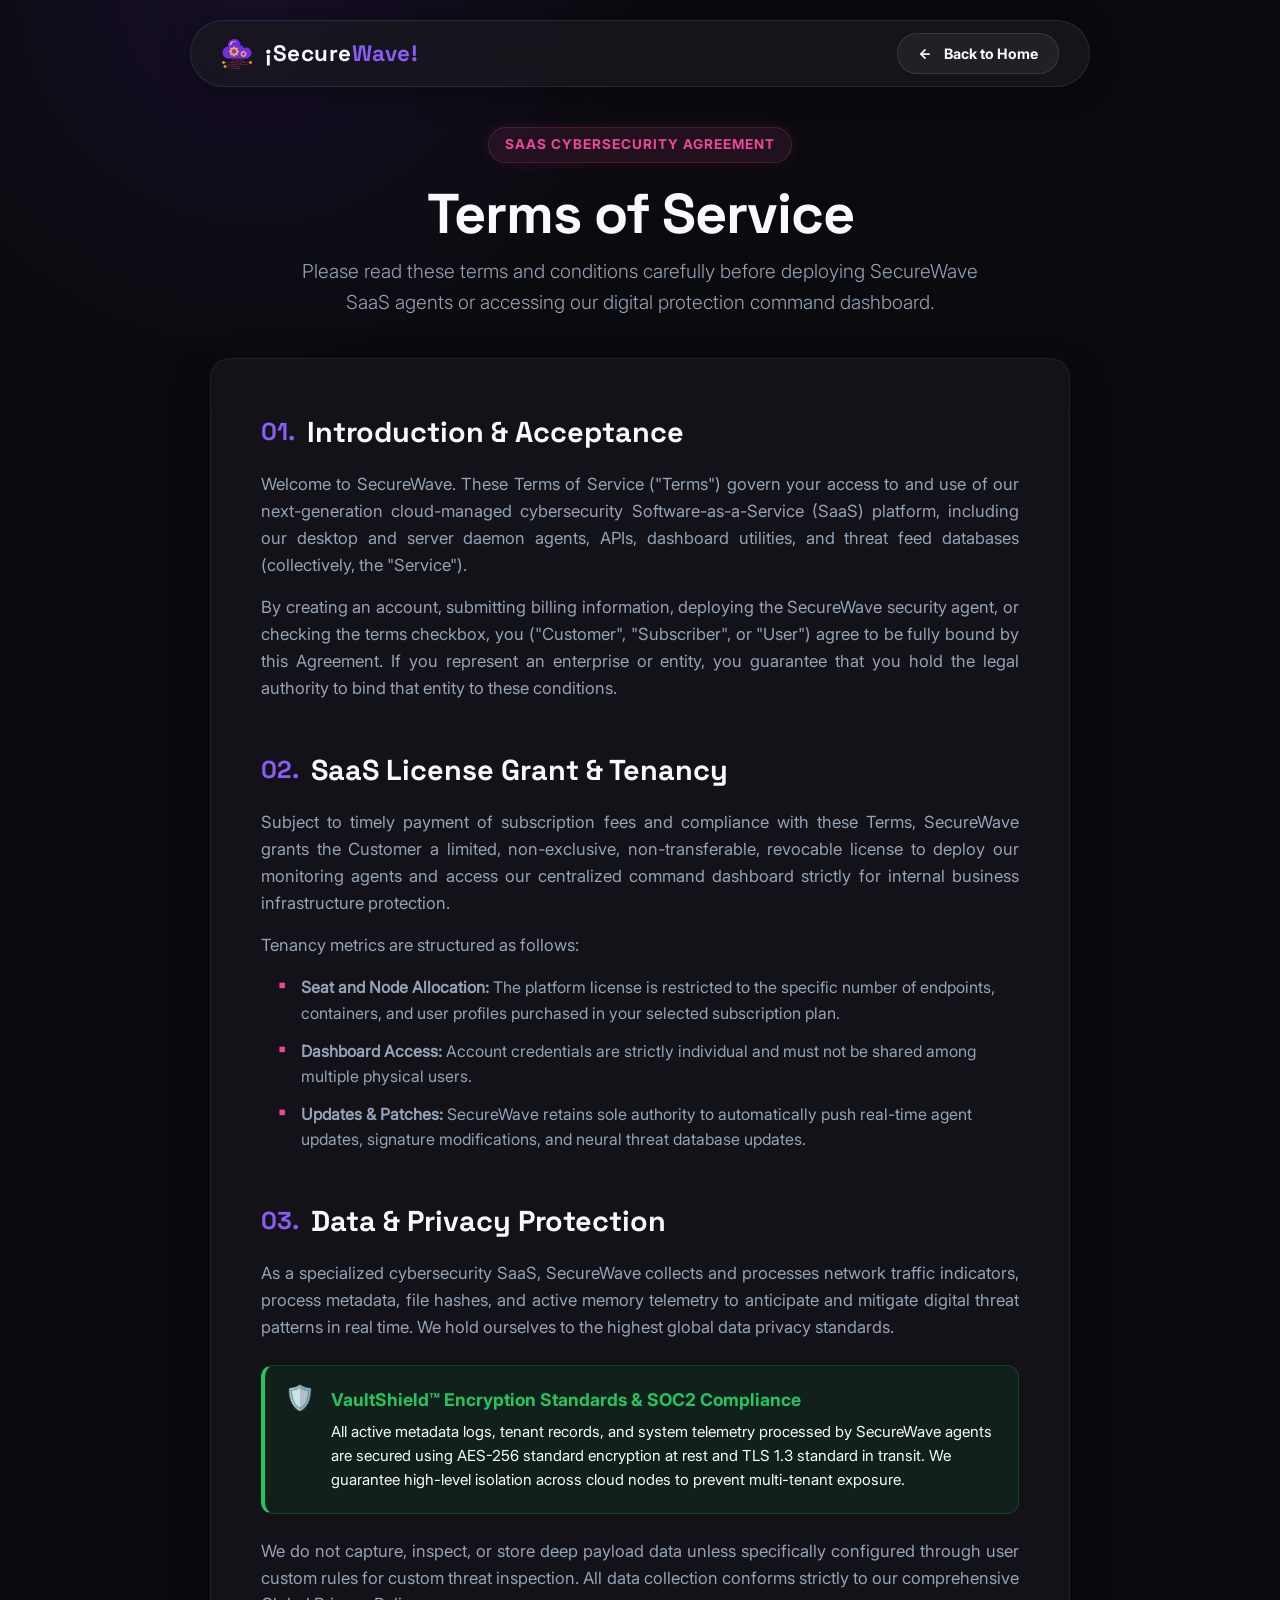
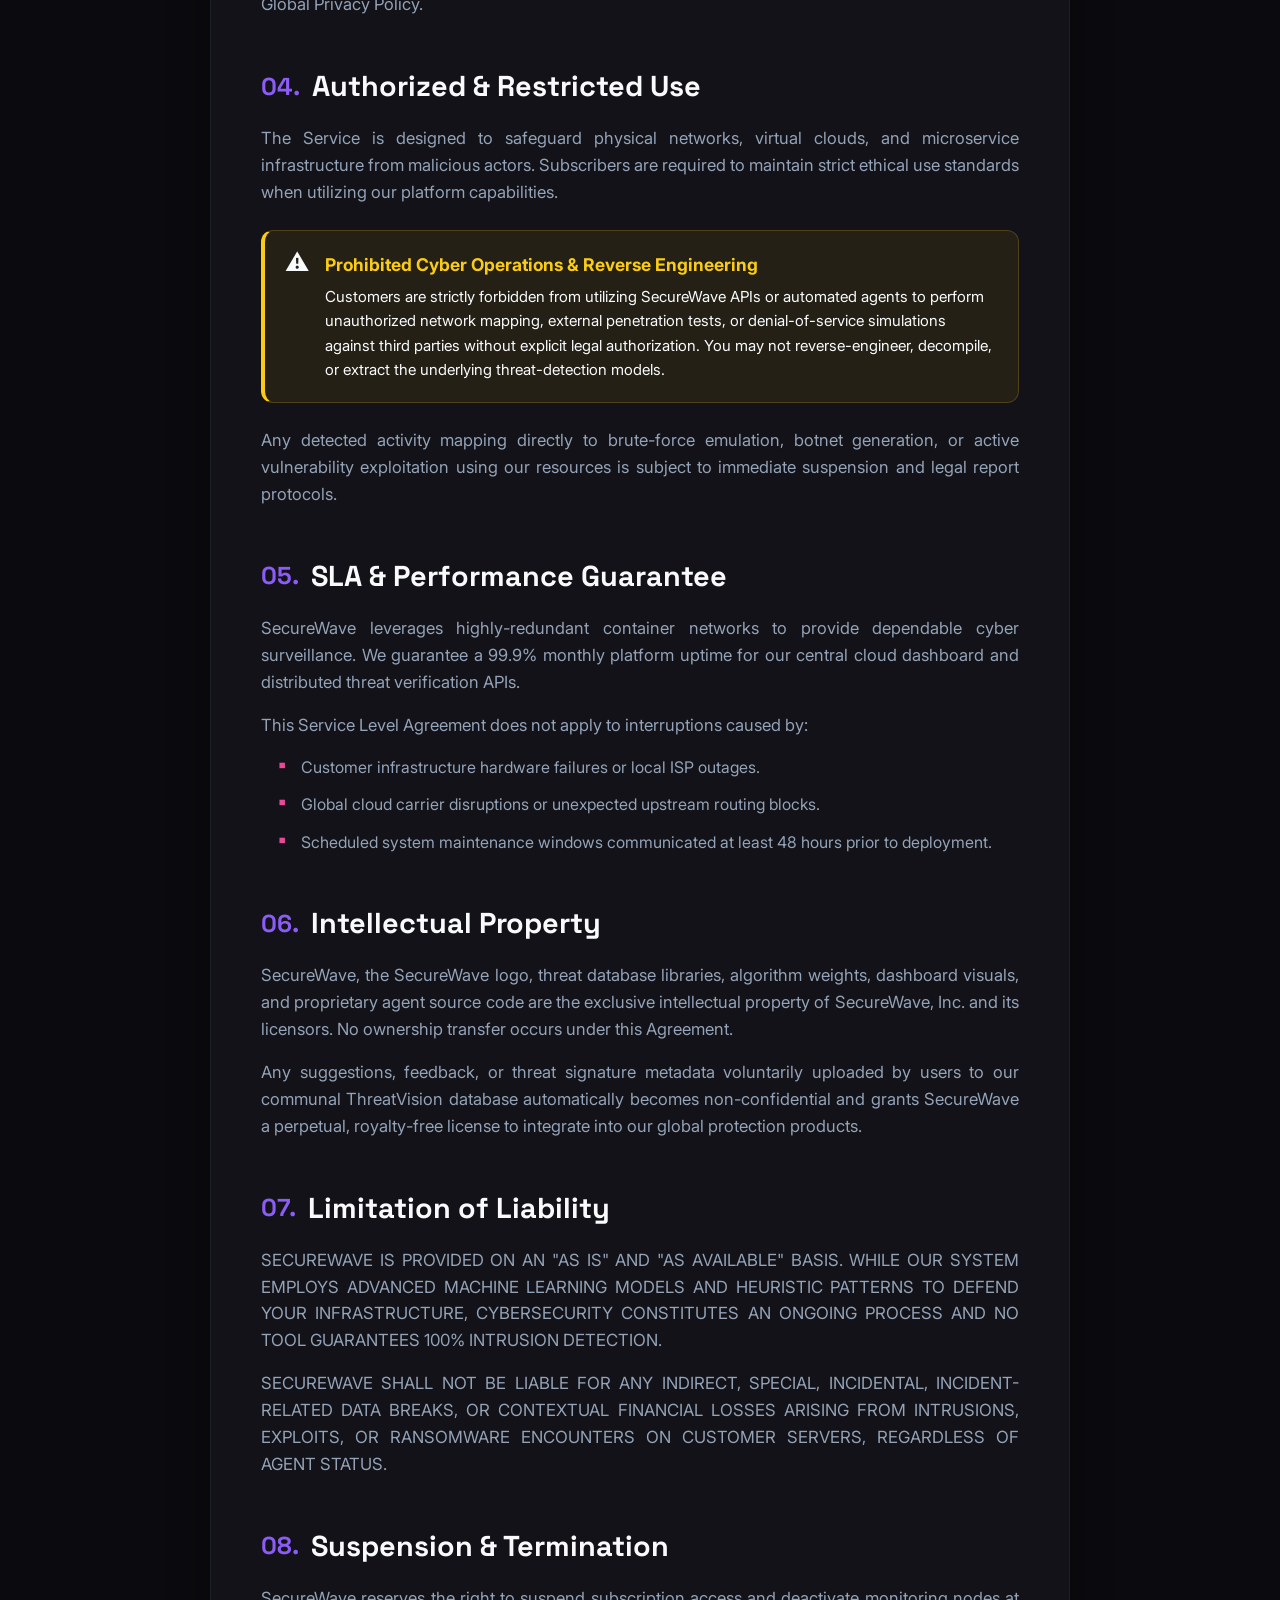
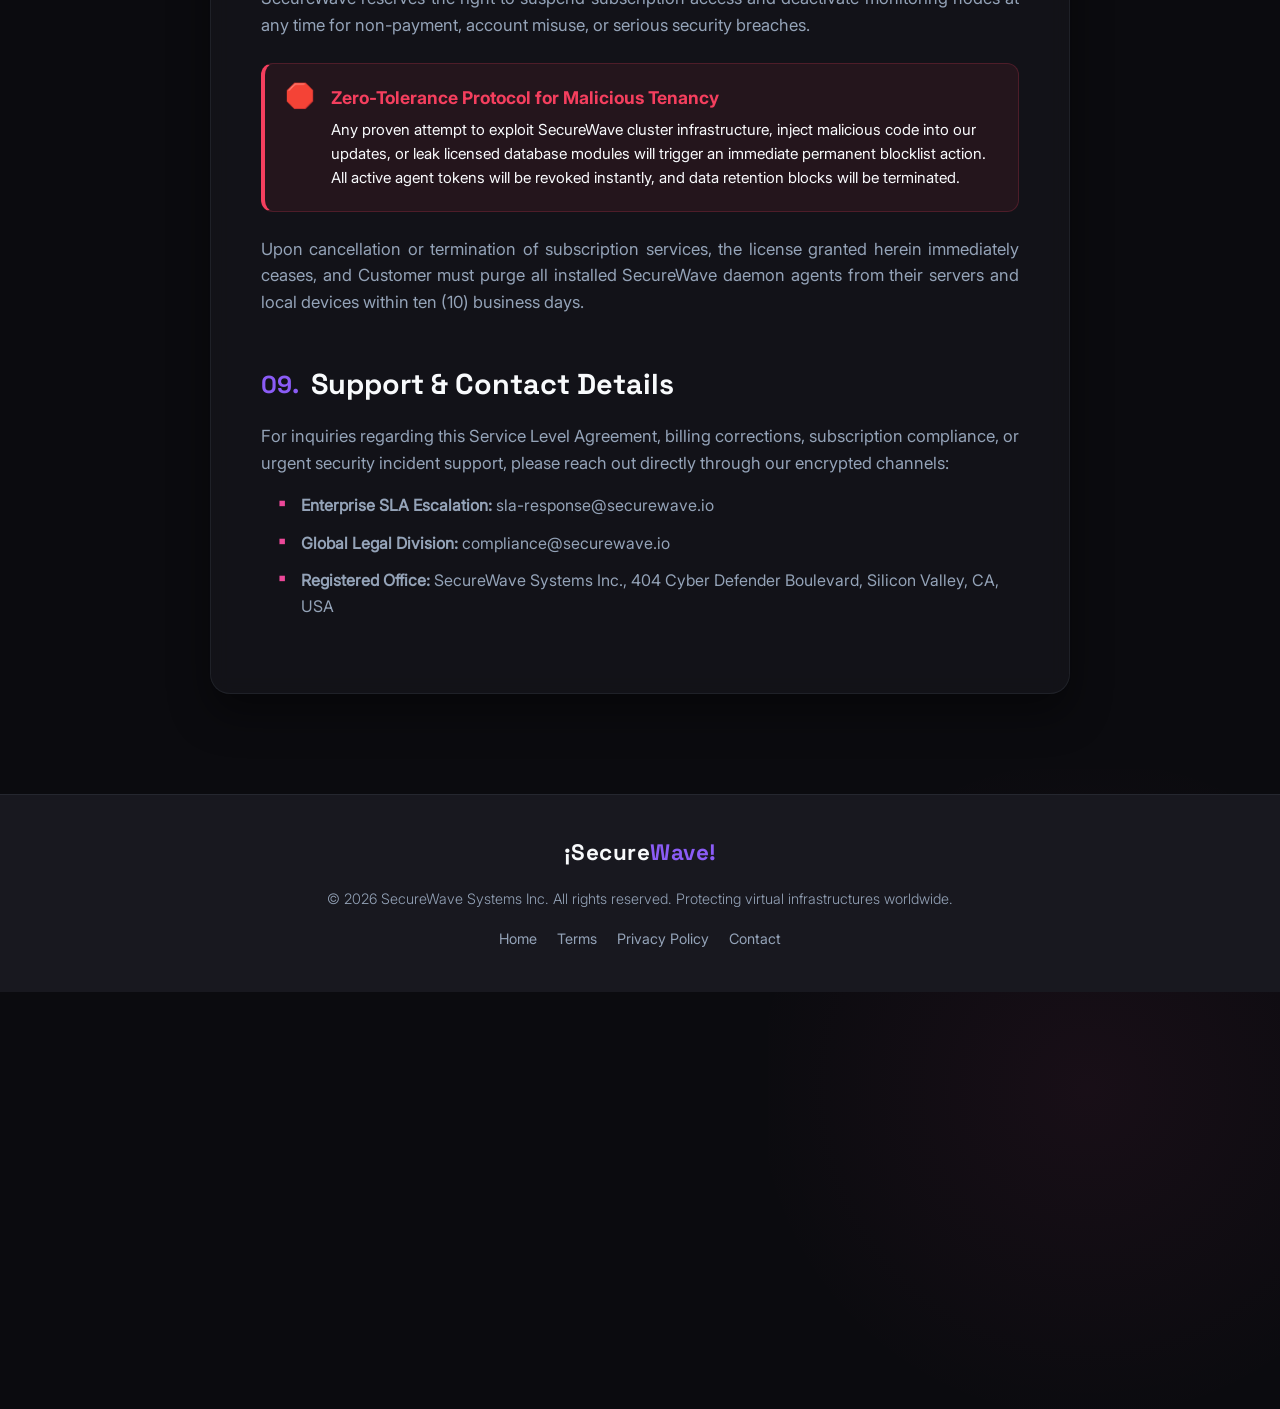
<file: Src/View/terms&conditions.html>
<!DOCTYPE html>
<html lang="en">
<head>
    <!-- Web title -->
    <title>Secure Wave - Terms & Conditions</title>

    <!-- Metadata about SecureWave -->
    <meta charset="UTF-8">
    <meta name="viewport" content="width=device-width, initial-scale=1.0">
    <meta name="keywords" content="Secure-Wave, Cybersecurity, LandingPage, modern, responsive, terms, saas">
    <meta name="author" content="Adrián Orozco">
    <meta name="description" content="Terms of Service and Conditions of Use for SecureWave Cybersecurity SaaS platform.">
    <meta name="robots" content="nosnippet,noimageindex, nofollow">
    <meta name="title" content="Secure Wave - Terms & Conditions">

    <!-- Links with other resources -->
    <link rel="icon" href="../../Public/Assets/Img/saas.png" type="image/png">
    <link rel="stylesheet" href="../../Public/Assets/Style/style-terms.css">
    <link rel="stylesheet" href="../../Public/Assets/Style/fonts.css">
</head>

<body>

    <header>
        <nav class="navbar">
            <a href="index.html" class="nav-brand">
                <img src="../../Public/Assets/Img/saas.png" alt="Secure Wave Logo" class="nav-logo-img">
                <span class="nav-logo-text">¡Secure<span>Wave!</span></span>
            </a>
            <a href="index.html" class="btn-back">
                <svg width="14" height="14" viewBox="0 0 24 24" fill="none" stroke="currentColor" stroke-width="3" stroke-linecap="round" stroke-linejoin="round" style="display:inline-block; vertical-align:middle; margin-right:4px;">
                    <line x1="19" y1="12" x2="5" y2="12"></line>
                    <polyline points="12 19 5 12 12 5"></polyline>
                </svg>
                Back to Home
            </a>
        </nav>
    </header>

    <main>
        <!-- Hero Section -->
        <div class="hero-terms">
            <span class="hero-tag">SaaS Cybersecurity Agreement</span>
            <h1>Terms of Service</h1>
            <p>Please read these terms and conditions carefully before deploying SecureWave SaaS agents or accessing our digital protection command dashboard.</p>
        </div>

        <!-- Single Column Layout Container -->
        <div class="terms-container">
            
            <!-- Main Terms Document -->
            <section class="terms-content">
                
                <!-- Section 1 -->
                <article class="terms-section">
                    <h2><span>01.</span> Introduction & Acceptance</h2>
                    <p>Welcome to SecureWave. These Terms of Service ("Terms") govern your access to and use of our next-generation cloud-managed cybersecurity Software-as-a-Service (SaaS) platform, including our desktop and server daemon agents, APIs, dashboard utilities, and threat feed databases (collectively, the "Service").</p>
                    <p>By creating an account, submitting billing information, deploying the SecureWave security agent, or checking the terms checkbox, you ("Customer", "Subscriber", or "User") agree to be fully bound by this Agreement. If you represent an enterprise or entity, you guarantee that you hold the legal authority to bind that entity to these conditions.</p>
                </article>

                <!-- Section 2 -->
                <article class="terms-section">
                    <h2><span>02.</span> SaaS License Grant & Tenancy</h2>
                    <p>Subject to timely payment of subscription fees and compliance with these Terms, SecureWave grants the Customer a limited, non-exclusive, non-transferable, revocable license to deploy our monitoring agents and access our centralized command dashboard strictly for internal business infrastructure protection.</p>
                    <p>Tenancy metrics are structured as follows:</p>
                    <ul>
                        <li><strong>Seat and Node Allocation:</strong> The platform license is restricted to the specific number of endpoints, containers, and user profiles purchased in your selected subscription plan.</li>
                        <li><strong>Dashboard Access:</strong> Account credentials are strictly individual and must not be shared among multiple physical users.</li>
                        <li><strong>Updates & Patches:</strong> SecureWave retains sole authority to automatically push real-time agent updates, signature modifications, and neural threat database updates.</li>
                    </ul>
                </article>

                <!-- Section 3 -->
                <article class="terms-section">
                    <h2><span>03.</span> Data & Privacy Protection</h2>
                    <p>As a specialized cybersecurity SaaS, SecureWave collects and processes network traffic indicators, process metadata, file hashes, and active memory telemetry to anticipate and mitigate digital threat patterns in real time. We hold ourselves to the highest global data privacy standards.</p>
                    
                    <!-- Success Advisory Box -->
                    <div class="advisory-card success">
                        <div class="advisory-icon">🛡️</div>
                        <div class="advisory-body">
                            <h4>VaultShield™ Encryption Standards & SOC2 Compliance</h4>
                            <p>All active metadata logs, tenant records, and system telemetry processed by SecureWave agents are secured using AES-256 standard encryption at rest and TLS 1.3 standard in transit. We guarantee high-level isolation across cloud nodes to prevent multi-tenant exposure.</p>
                        </div>
                    </div>

                    <p>We do not capture, inspect, or store deep payload data unless specifically configured through user custom rules for custom threat inspection. All data collection conforms strictly to our comprehensive Global Privacy Policy.</p>
                </article>

                <!-- Section 4 -->
                <article class="terms-section">
                    <h2><span>04.</span> Authorized & Restricted Use</h2>
                    <p>The Service is designed to safeguard physical networks, virtual clouds, and microservice infrastructure from malicious actors. Subscribers are required to maintain strict ethical use standards when utilizing our platform capabilities.</p>
                    
                    <!-- Warning Advisory Box -->
                    <div class="advisory-card warning">
                        <div class="advisory-icon">⚠️</div>
                        <div class="advisory-body">
                            <h4>Prohibited Cyber Operations & Reverse Engineering</h4>
                            <p>Customers are strictly forbidden from utilizing SecureWave APIs or automated agents to perform unauthorized network mapping, external penetration tests, or denial-of-service simulations against third parties without explicit legal authorization. You may not reverse-engineer, decompile, or extract the underlying threat-detection models.</p>
                        </div>
                    </div>

                    <p>Any detected activity mapping directly to brute-force emulation, botnet generation, or active vulnerability exploitation using our resources is subject to immediate suspension and legal report protocols.</p>
                </article>

                <!-- Section 5 -->
                <article class="terms-section">
                    <h2><span>05.</span> SLA & Performance Guarantee</h2>
                    <p>SecureWave leverages highly-redundant container networks to provide dependable cyber surveillance. We guarantee a 99.9% monthly platform uptime for our central cloud dashboard and distributed threat verification APIs.</p>
                    <p>This Service Level Agreement does not apply to interruptions caused by:</p>
                    <ul>
                        <li>Customer infrastructure hardware failures or local ISP outages.</li>
                        <li>Global cloud carrier disruptions or unexpected upstream routing blocks.</li>
                        <li>Scheduled system maintenance windows communicated at least 48 hours prior to deployment.</li>
                    </ul>
                </article>

                <!-- Section 6 -->
                <article class="terms-section">
                    <h2><span>06.</span> Intellectual Property</h2>
                    <p>SecureWave, the SecureWave logo, threat database libraries, algorithm weights, dashboard visuals, and proprietary agent source code are the exclusive intellectual property of SecureWave, Inc. and its licensors. No ownership transfer occurs under this Agreement.</p>
                    <p>Any suggestions, feedback, or threat signature metadata voluntarily uploaded by users to our communal ThreatVision database automatically becomes non-confidential and grants SecureWave a perpetual, royalty-free license to integrate into our global protection products.</p>
                </article>

                <!-- Section 7 -->
                <article class="terms-section">
                    <h2><span>07.</span> Limitation of Liability</h2>
                    <p>SECUREWAVE IS PROVIDED ON AN "AS IS" AND "AS AVAILABLE" BASIS. WHILE OUR SYSTEM EMPLOYS ADVANCED MACHINE LEARNING MODELS AND HEURISTIC PATTERNS TO DEFEND YOUR INFRASTRUCTURE, CYBERSECURITY CONSTITUTES AN ONGOING PROCESS AND NO TOOL GUARANTEES 100% INTRUSION DETECTION.</p>
                    <p>SECUREWAVE SHALL NOT BE LIABLE FOR ANY INDIRECT, SPECIAL, INCIDENTAL, INCIDENT-RELATED DATA BREAKS, OR CONTEXTUAL FINANCIAL LOSSES ARISING FROM INTRUSIONS, EXPLOITS, OR RANSOMWARE ENCOUNTERS ON CUSTOMER SERVERS, REGARDLESS OF AGENT STATUS.</p>
                </article>

                <!-- Section 8 -->
                <article class="terms-section">
                    <h2><span>08.</span> Suspension & Termination</h2>
                    <p>SecureWave reserves the right to suspend subscription access and deactivate monitoring nodes at any time for non-payment, account misuse, or serious security breaches.</p>
                    
                    <!-- Critical Advisory Box -->
                    <div class="advisory-card critical">
                        <div class="advisory-icon">🛑</div>
                        <div class="advisory-body">
                            <h4>Zero-Tolerance Protocol for Malicious Tenancy</h4>
                            <p>Any proven attempt to exploit SecureWave cluster infrastructure, inject malicious code into our updates, or leak licensed database modules will trigger an immediate permanent blocklist action. All active agent tokens will be revoked instantly, and data retention blocks will be terminated.</p>
                        </div>
                    </div>

                    <p>Upon cancellation or termination of subscription services, the license granted herein immediately ceases, and Customer must purge all installed SecureWave daemon agents from their servers and local devices within ten (10) business days.</p>
                </article>

                <!-- Section 9 -->
                <article class="terms-section">
                    <h2><span>09.</span> Support & Contact Details</h2>
                    <p>For inquiries regarding this Service Level Agreement, billing corrections, subscription compliance, or urgent security incident support, please reach out directly through our encrypted channels:</p>
                    <ul>
                        <li><strong>Enterprise SLA Escalation:</strong> sla-response@securewave.io</li>
                        <li><strong>Global Legal Division:</strong> compliance@securewave.io</li>
                        <li><strong>Registered Office:</strong> SecureWave Systems Inc., 404 Cyber Defender Boulevard, Silicon Valley, CA, USA</li>
                    </ul>
                </article>

            </section>
        </div>
    </main>

    <footer>
        <div class="footer-content">
            <span class="nav-logo-text">¡Secure<span>Wave!</span></span>
            <p class="footer-text">&copy; 2026 SecureWave Systems Inc. All rights reserved. Protecting virtual infrastructures worldwide.</p>
            <ul class="footer-links">
                <li><a href="index.html" class="footer-link">Home</a></li>
                <li><a href="#introduction" class="footer-link">Terms</a></li>
                <li><a href="#" class="footer-link">Privacy Policy</a></li>
                <li><a href="index.html#contact-form" class="footer-link">Contact</a></li>
            </ul>
        </div>
    </footer>

</body>
</html>
</file>
<file: Public/Assets/Style/style-terms.css>
/* Core variables from color palette */
:root {
    --color-bg-primary: #0B0B0F;
    --color-bg-secondary: #18181F;
    --color-bg-tertiary: #1C1C24;
    
    --color-identity: #6D28D9;
    --color-accent: #8B5CF6;
    --color-neon-pink: #EC4899;
    
    --color-text-main: #F8FAFC;
    --color-text-sub: #94A3B8;
    
    --color-success: #22C55E;
    --color-warning: #FACC15;
    --color-critical: #F43F5E;
    
    --transition-smooth: all 0.3s cubic-bezier(0.4, 0, 0.2, 1);
}

/* Global Reset */
* {
    box-sizing: border-box;
    margin: 0;
    padding: 0;
}

html {
    scroll-behavior: smooth;
    font-family: 'SecureWave-Regular', sans-serif;
    background-color: var(--color-bg-primary);
    color: var(--color-text-main);
}

body {
    min-height: 100vh;
    overflow-x: hidden;
    position: relative;
    line-height: 1.6;
}

/* Decorative Background Glows */
body::before {
    content: '';
    position: absolute;
    top: -10%;
    left: -10%;
    width: 60vw;
    height: 60vw;
    background: radial-gradient(circle, rgba(109, 40, 217, 0.12) 0%, rgba(0,0,0,0) 70%);
    z-index: -1;
    pointer-events: none;
}

body::after {
    content: '';
    position: absolute;
    bottom: -10%;
    right: -10%;
    width: 50vw;
    height: 50vw;
    background: radial-gradient(circle, rgba(236, 72, 153, 0.06) 0%, rgba(0,0,0,0) 75%);
    z-index: -1;
    pointer-events: none;
}

/* Header & Navigation */
header {
    width: 100%;
    position: sticky;
    top: 0;
    z-index: 100;
}

.navbar {
    display: flex;
    justify-content: space-between;
    align-items: center;
    max-width: 900px;
    margin: 20px auto;
    padding: 12px 30px;
    background: rgba(24, 24, 31, 0.75);
    border: 1px solid rgba(148, 163, 184, 0.15);
    border-radius: 40px;
    backdrop-filter: blur(16px);
    -webkit-backdrop-filter: blur(16px);
    box-shadow: 0 4px 30px rgba(0, 0, 0, 0.4);
    box-sizing: border-box;
    transition: var(--transition-smooth);
}

.navbar:hover {
    border-color: rgba(139, 92, 246, 0.3);
    box-shadow: 0 10px 40px rgba(109, 40, 217, 0.15);
}

.nav-brand {
    display: flex;
    align-items: center;
    gap: 12px;
    text-decoration: none;
    cursor: pointer;
}

.nav-logo-img {
    height: 32px;
    width: auto;
    object-fit: contain;
    transition: transform 0.4s cubic-bezier(0.4, 0, 0.2, 1);
}

.nav-brand:hover .nav-logo-img {
    transform: rotate(15deg) scale(1.1);
}

.nav-logo-text {
    font-family: 'SecureWave-Titles', sans-serif;
    font-size: 1.4em;
    font-weight: 700;
    color: var(--color-text-main);
    letter-spacing: 0.5px;
}

.nav-logo-text span {
    color: var(--color-accent);
}

.btn-back {
    display: inline-flex;
    align-items: center;
    gap: 8px;
    text-decoration: none;
    font-family: 'SecureWave-Bold', sans-serif;
    color: var(--color-text-main);
    background: rgba(255, 255, 255, 0.05);
    padding: 8px 20px;
    border-radius: 20px;
    font-size: 0.9em;
    font-weight: bold;
    border: 1px solid rgba(255, 255, 255, 0.1);
    transition: var(--transition-smooth);
}

.btn-back:hover {
    background: rgba(139, 92, 246, 0.2);
    border-color: var(--color-accent);
    transform: translateX(-3px);
}

/* Hero Section */
.hero-terms {
    max-width: 900px;
    margin: 40px auto 20px auto;
    padding: 0 20px;
    text-align: center;
}

.hero-tag {
    display: inline-block;
    padding: 6px 16px;
    background: rgba(236, 72, 153, 0.1);
    border: 1px solid rgba(236, 72, 153, 0.2);
    color: var(--color-neon-pink);
    font-family: 'SecureWave-Bold', sans-serif;
    font-size: 0.85em;
    border-radius: 20px;
    text-transform: uppercase;
    letter-spacing: 1px;
    margin-bottom: 20px;
    box-shadow: 0 0 15px rgba(236, 72, 153, 0.1);
}

.hero-terms h1 {
    font-family: 'SecureWave-Titles', sans-serif;
    font-size: 3.5em;
    font-weight: 700;
    color: var(--color-text-main);
    letter-spacing: -1px;
    margin-bottom: 12px;
    line-height: 1.1;
}

.hero-terms p {
    font-family: 'SecureWave-Light', sans-serif;
    color: var(--color-text-sub);
    font-size: 1.2em;
    max-width: 700px;
    margin: 0 auto;
}

/* Main Layout Container (Single Centered Column) */
.terms-container {
    max-width: 900px;
    margin: 40px auto 100px auto;
    padding: 0 20px;
}

/* Main Content Area */
.terms-content {
    background: rgba(24, 24, 31, 0.6);
    border: 1px solid rgba(148, 163, 184, 0.1);
    border-radius: 20px;
    padding: 50px;
    backdrop-filter: blur(10px);
    -webkit-backdrop-filter: blur(10px);
    box-shadow: 0 20px 40px rgba(0, 0, 0, 0.4);
}

.terms-section {
    margin-bottom: 45px;
    scroll-margin-top: 100px;
}

.terms-section:last-child {
    margin-bottom: 0;
}

.terms-section h2 {
    font-family: 'SecureWave-Titles', sans-serif;
    font-size: 1.8em;
    color: var(--color-text-main);
    margin-bottom: 16px;
    display: flex;
    align-items: center;
    gap: 12px;
}

.terms-section h2 span {
    color: var(--color-accent);
    font-size: 0.85em;
}

.terms-section p {
    font-family: 'SecureWave-Regular', sans-serif;
    color: var(--color-text-sub);
    font-size: 1.05em;
    margin-bottom: 16px;
    text-align: justify;
}

.terms-section ul {
    list-style: none;
    margin: 16px 0 24px 16px;
    display: flex;
    flex-direction: column;
    gap: 12px;
}

.terms-section li {
    font-family: 'SecureWave-Regular', sans-serif;
    color: var(--color-text-sub);
    position: relative;
    padding-left: 24px;
    font-size: 1em;
}

.terms-section li::before {
    content: '▪';
    position: absolute;
    left: 0;
    color: var(--color-neon-pink);
    font-size: 1.2em;
    line-height: 1;
}

/* Advisory Cards / Alerts (State Colors) */
.advisory-card {
    border-radius: 12px;
    padding: 20px;
    margin: 24px 0;
    display: flex;
    gap: 16px;
    align-items: flex-start;
    border-left: 4px solid transparent;
}

.advisory-card.success {
    background: rgba(34, 197, 94, 0.08);
    border: 1px solid rgba(34, 197, 94, 0.2);
    border-left: 4px solid var(--color-success);
}

.advisory-card.warning {
    background: rgba(250, 204, 21, 0.08);
    border: 1px solid rgba(250, 204, 21, 0.2);
    border-left: 4px solid var(--color-warning);
}

.advisory-card.critical {
    background: rgba(244, 63, 94, 0.08);
    border: 1px solid rgba(244, 63, 94, 0.2);
    border-left: 4px solid var(--color-critical);
}

.advisory-icon {
    font-size: 1.5em;
    line-height: 1;
}

.advisory-body h4 {
    font-family: 'SecureWave-Bold', sans-serif;
    margin-bottom: 6px;
    font-size: 1.1em;
}

.advisory-card.success h4 { color: var(--color-success); }
.advisory-card.warning h4 { color: var(--color-warning); }
.advisory-card.critical h4 { color: var(--color-critical); }

.advisory-body p {
    font-size: 0.95em;
    color: var(--color-text-main);
    margin-bottom: 0;
    text-align: left;
}

/* Mini Footer inside page */
footer {
    border-top: 1px solid rgba(148, 163, 184, 0.1);
    padding: 40px 20px;
    margin-top: 60px;
    text-align: center;
    background: var(--color-bg-secondary);
}

.footer-content {
    max-width: 900px;
    margin: 0 auto;
    display: flex;
    flex-direction: column;
    align-items: center;
    gap: 16px;
}

.footer-text {
    font-family: 'SecureWave-Light', sans-serif;
    color: var(--color-text-sub);
    font-size: 0.9em;
}

.footer-links {
    display: flex;
    gap: 20px;
    list-style: none;
}

.footer-link {
    color: var(--color-text-sub);
    text-decoration: none;
    font-size: 0.9em;
    transition: var(--transition-smooth);
}

.footer-link:hover {
    color: var(--color-neon-pink);
}

/* Custom Scrollbar for page */
::-webkit-scrollbar {
    width: 8px;
    height: 8px;
}

::-webkit-scrollbar-track {
    background: var(--color-bg-primary);
}

::-webkit-scrollbar-thumb {
    background: var(--color-identity);
    border-radius: 4px;
}

::-webkit-scrollbar-thumb:hover {
    background: var(--color-accent);
}

/* Responsive styles */
@media (max-width: 768px) {
    .navbar {
        margin: 10px;
        padding: 10px 20px;
    }
    
    .hero-terms h1 {
        font-size: 2.5em;
    }
    
    .terms-content {
        padding: 30px 20px;
    }
    
    .terms-section h2 {
        font-size: 1.4em;
    }
}
</file>
<file: Public/Assets/Style/fonts.css>
/* Head Web */

@font-face {
    font-family: SecureWave-Titles;
    src: url(../Font/SpaceGrotesk-Bold.ttf) format('truetype');
    font-weight: 700;
}

/* Web Body */

@font-face {
    font-family: SecureWave-Regular;
    src: url(../Font/Inter_24pt-Regular.ttf) format('truetype');
    font-weight: 400;
}

@font-face {
    font-family: SecureWave-Bold;
    src: url(../Font/Inter_24pt-Bold.ttf) format('truetype');
    font-weight: 700;
}

@font-face {
    font-family: SecureWave-Light;
    src: url(../Font/Inter_24pt-Light.ttf) format('truetype');
    font-weight: 200;
}

@font-face {
    font-family: SecureWave-Italic;
    src: url(../Font/Inter_24pt-Italic.ttf) format('truetype');
    font-weight: 400;
}
</file>
